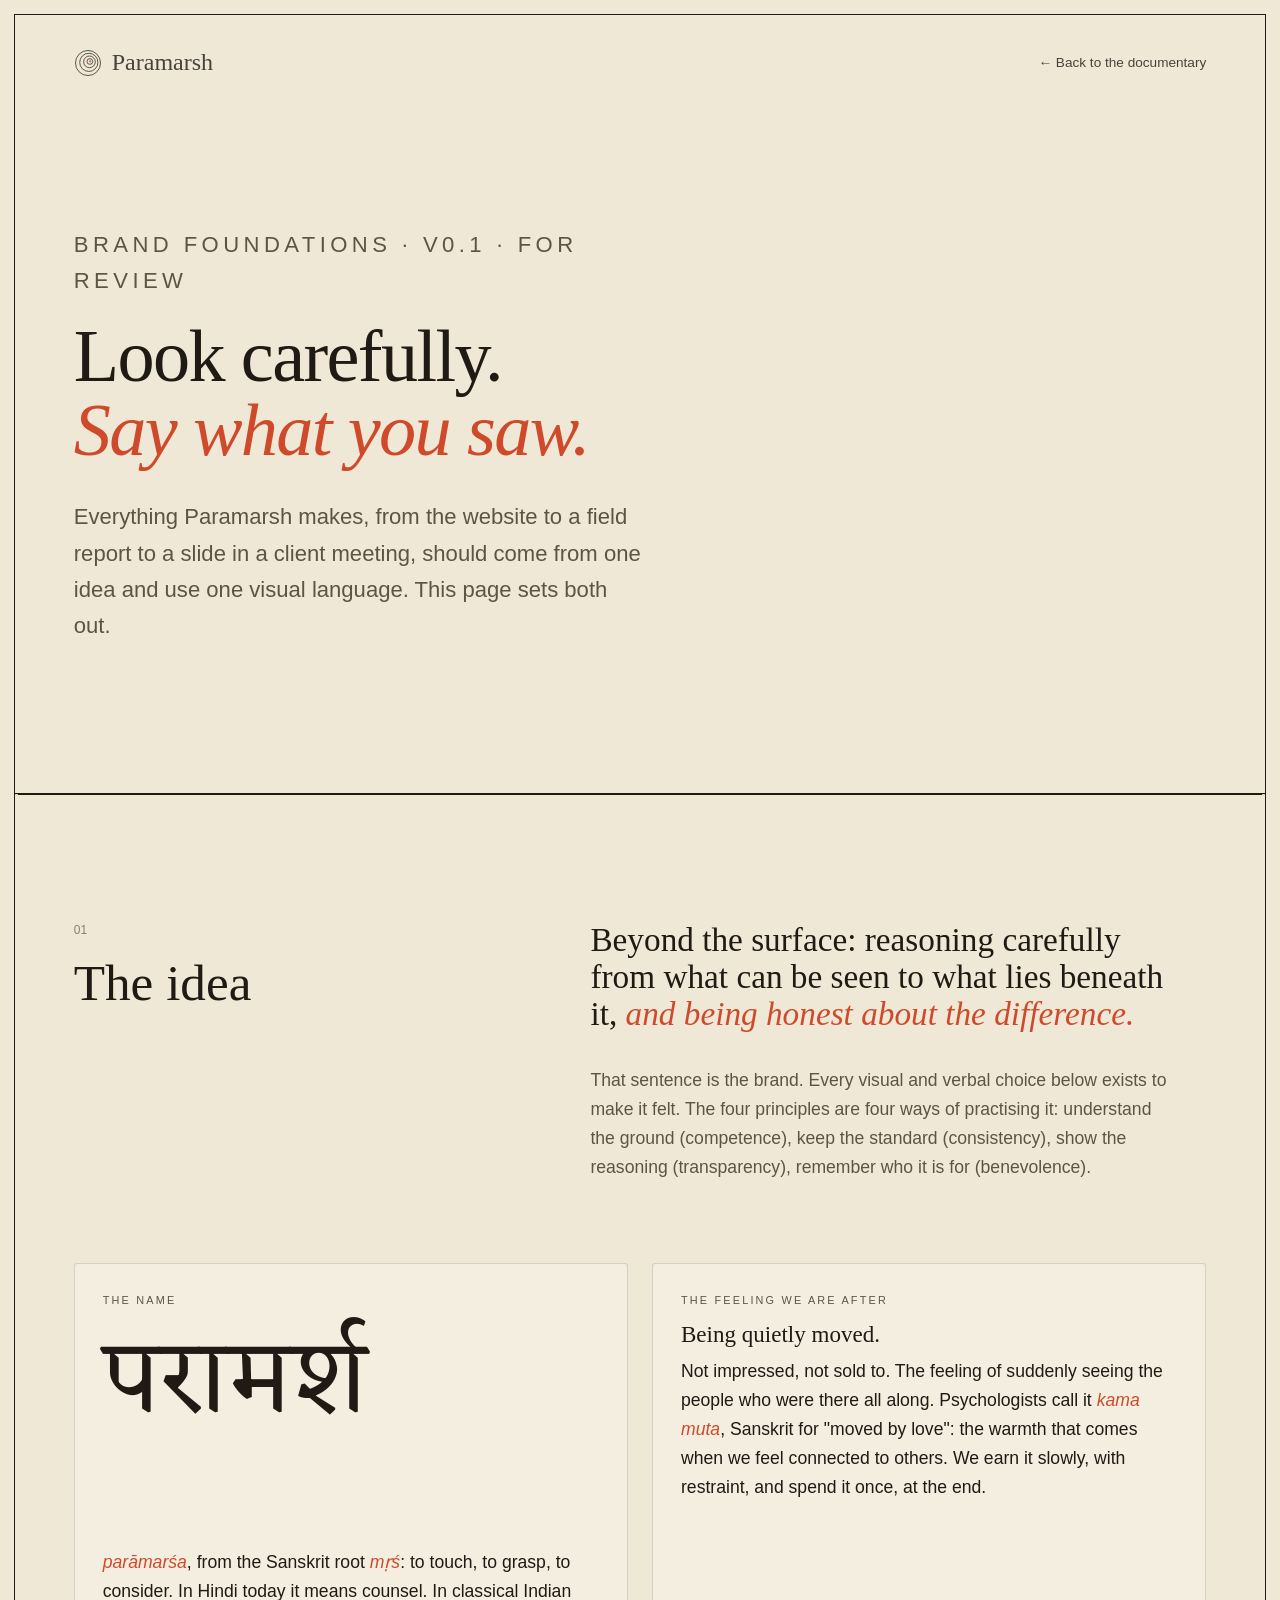
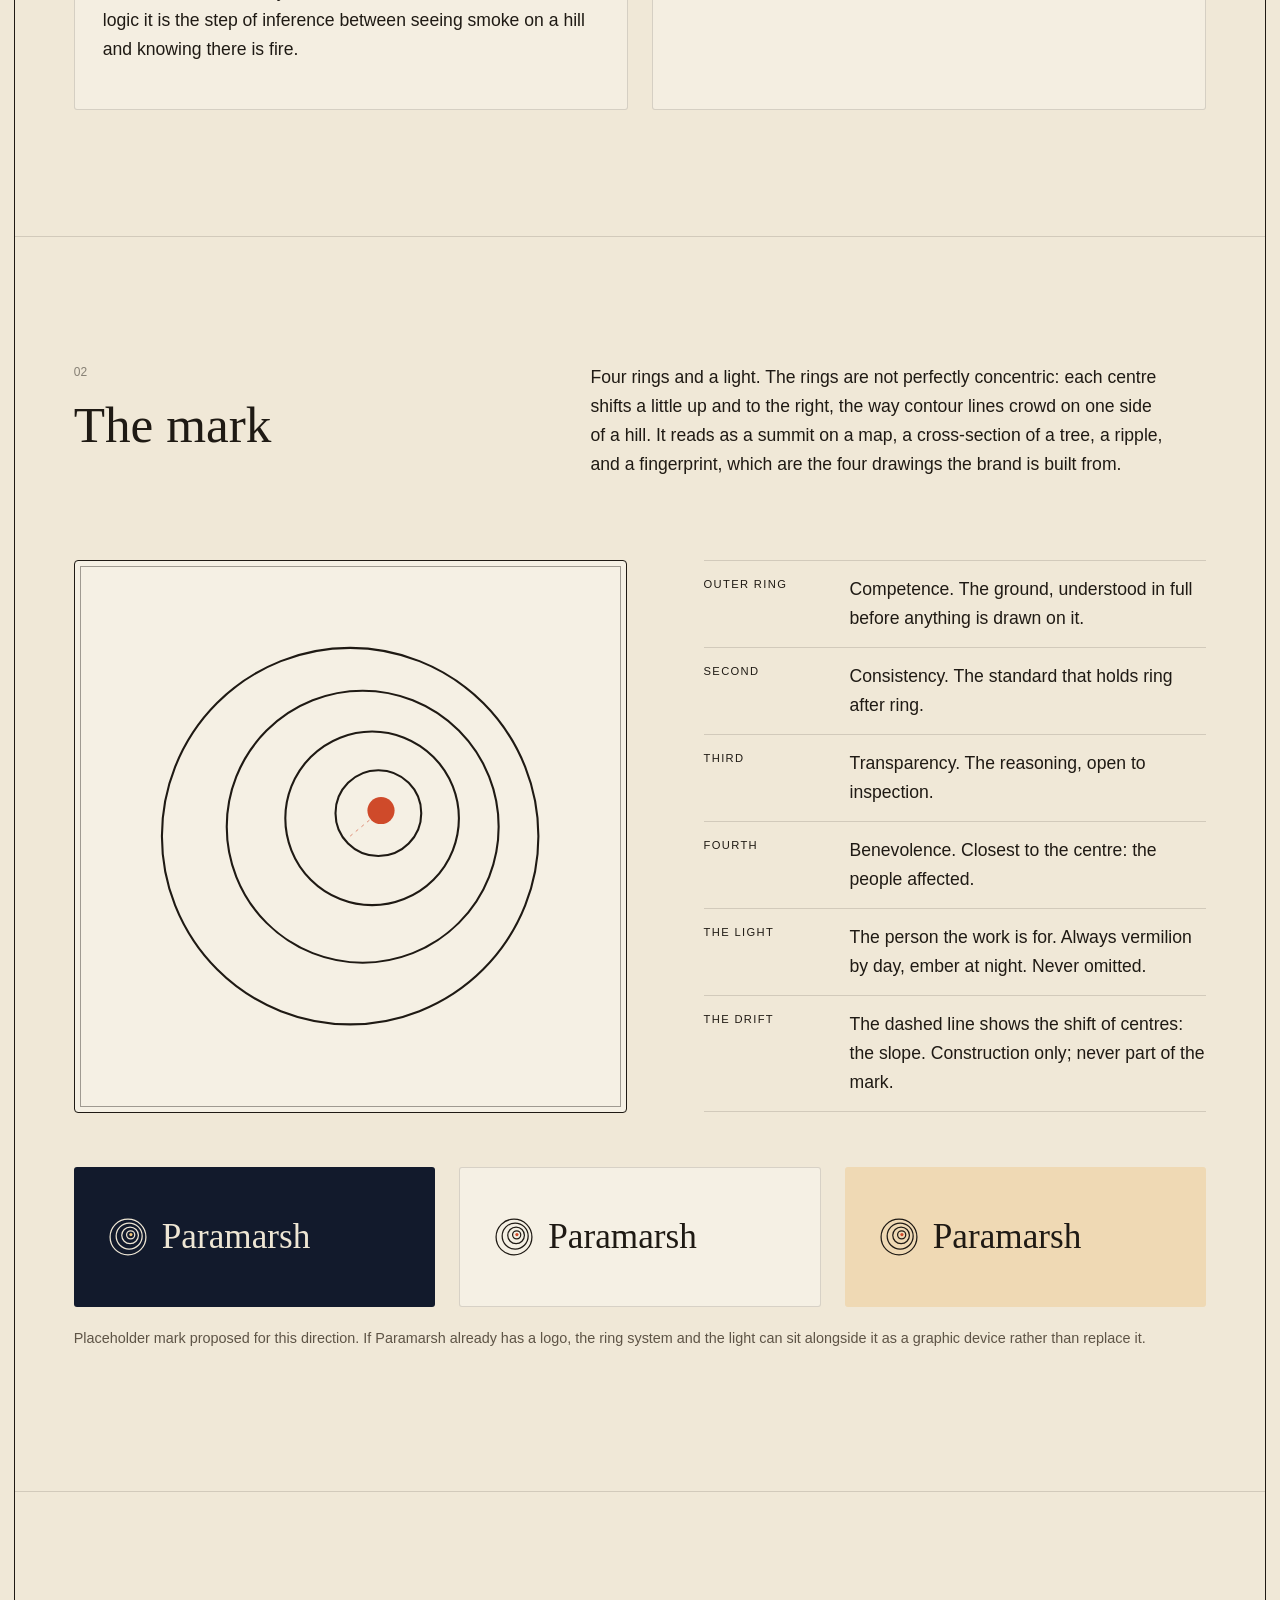
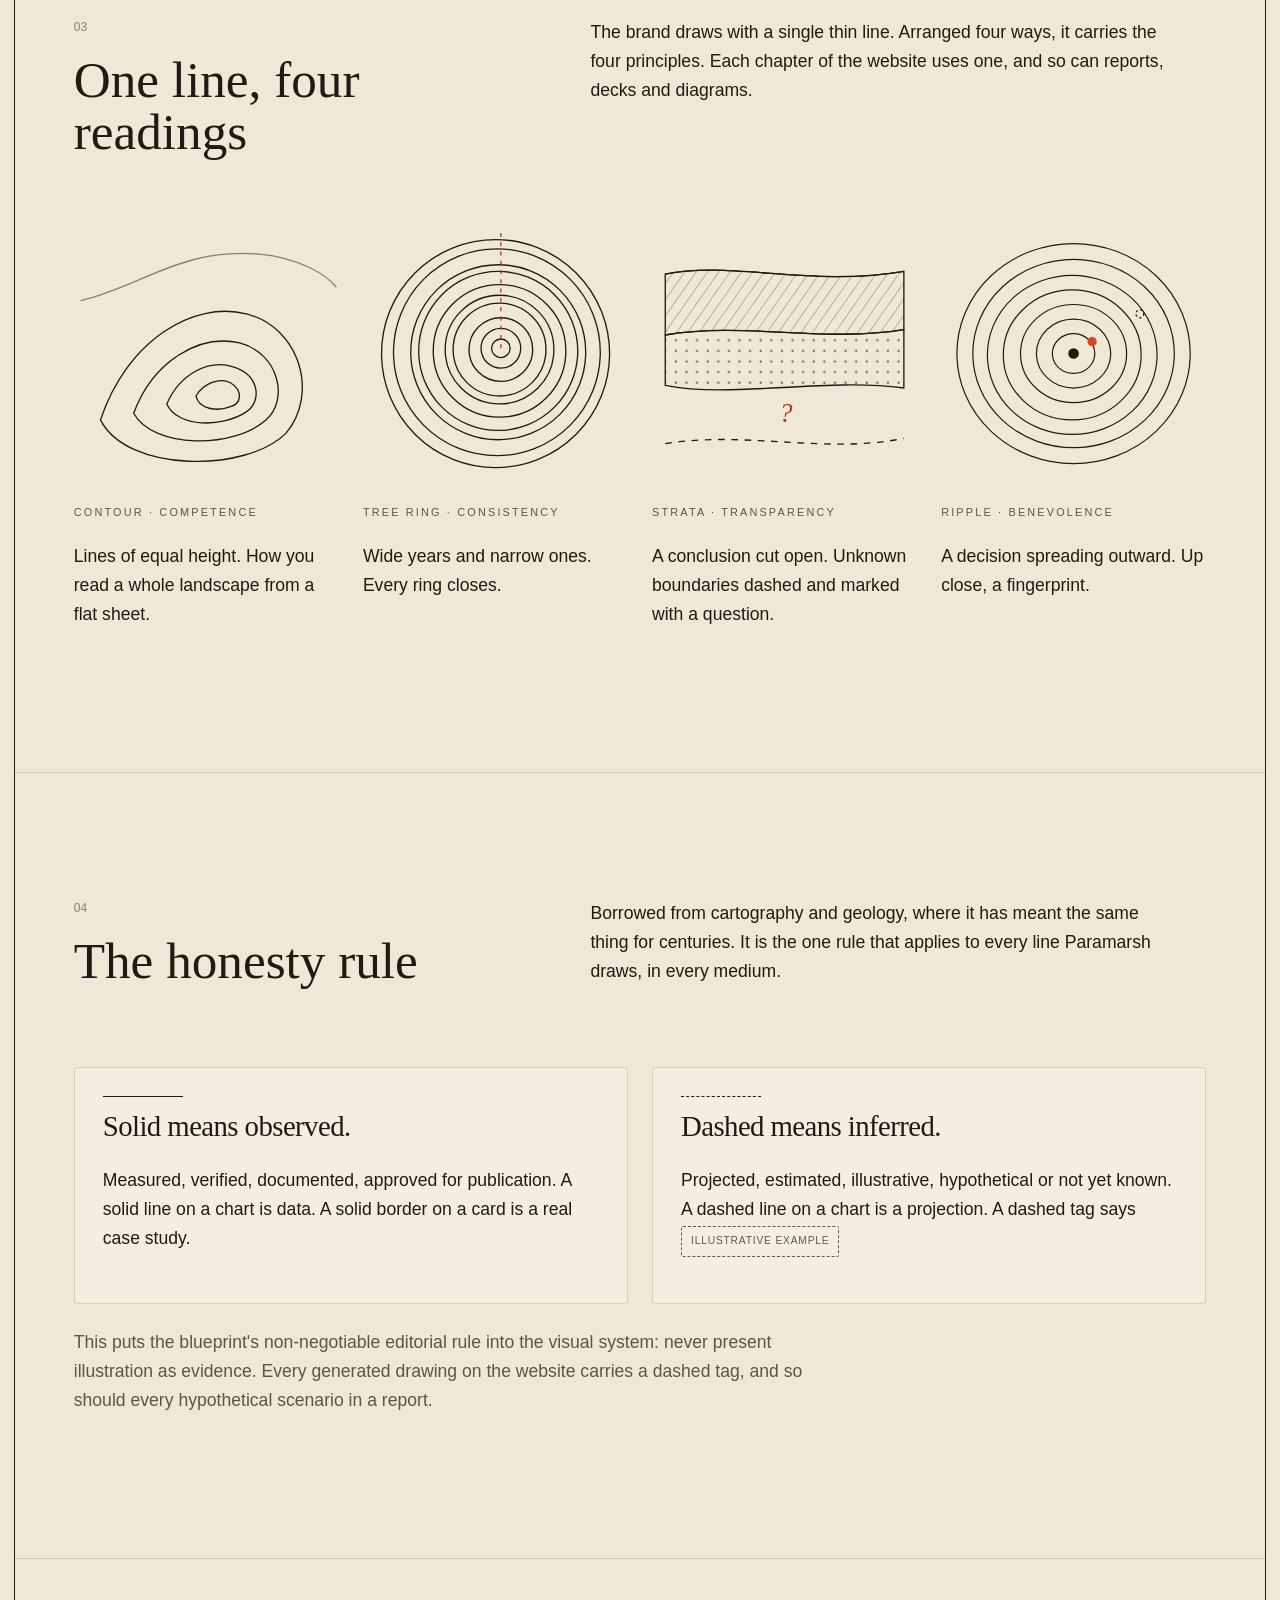
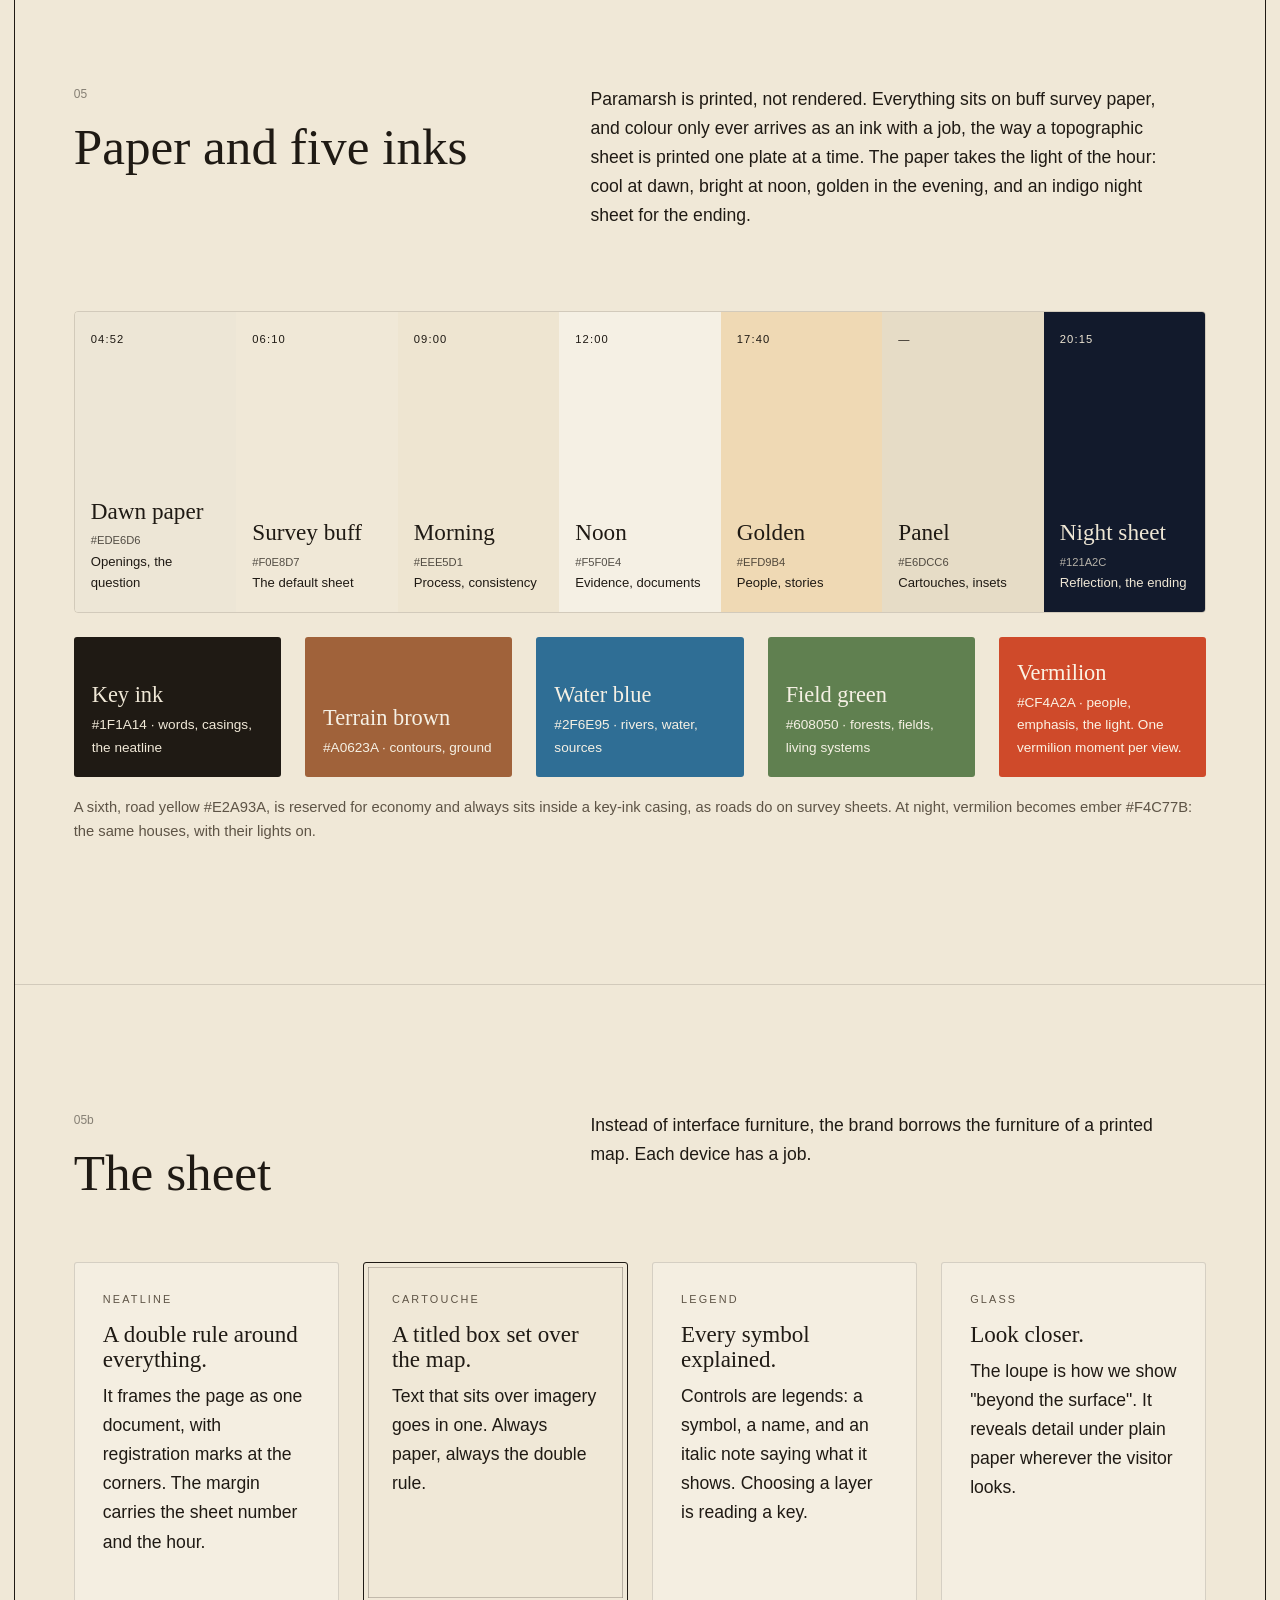
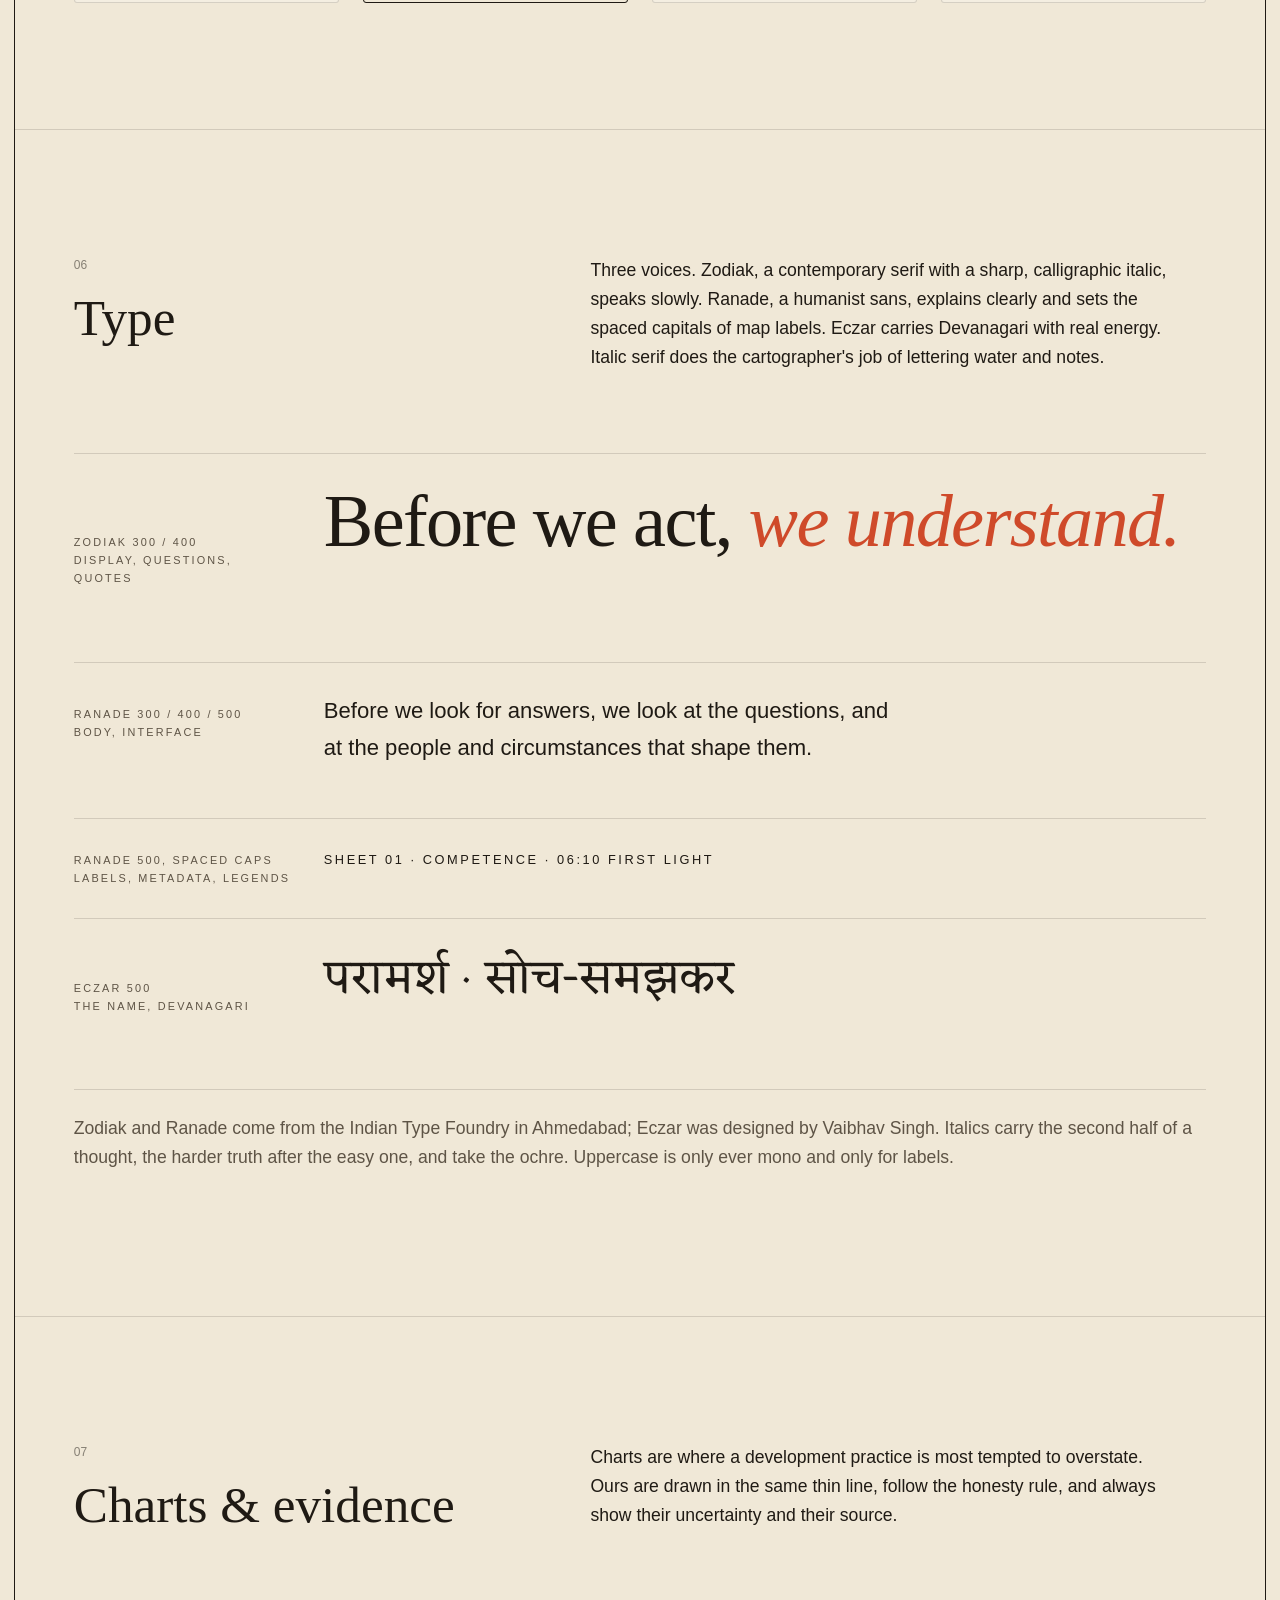
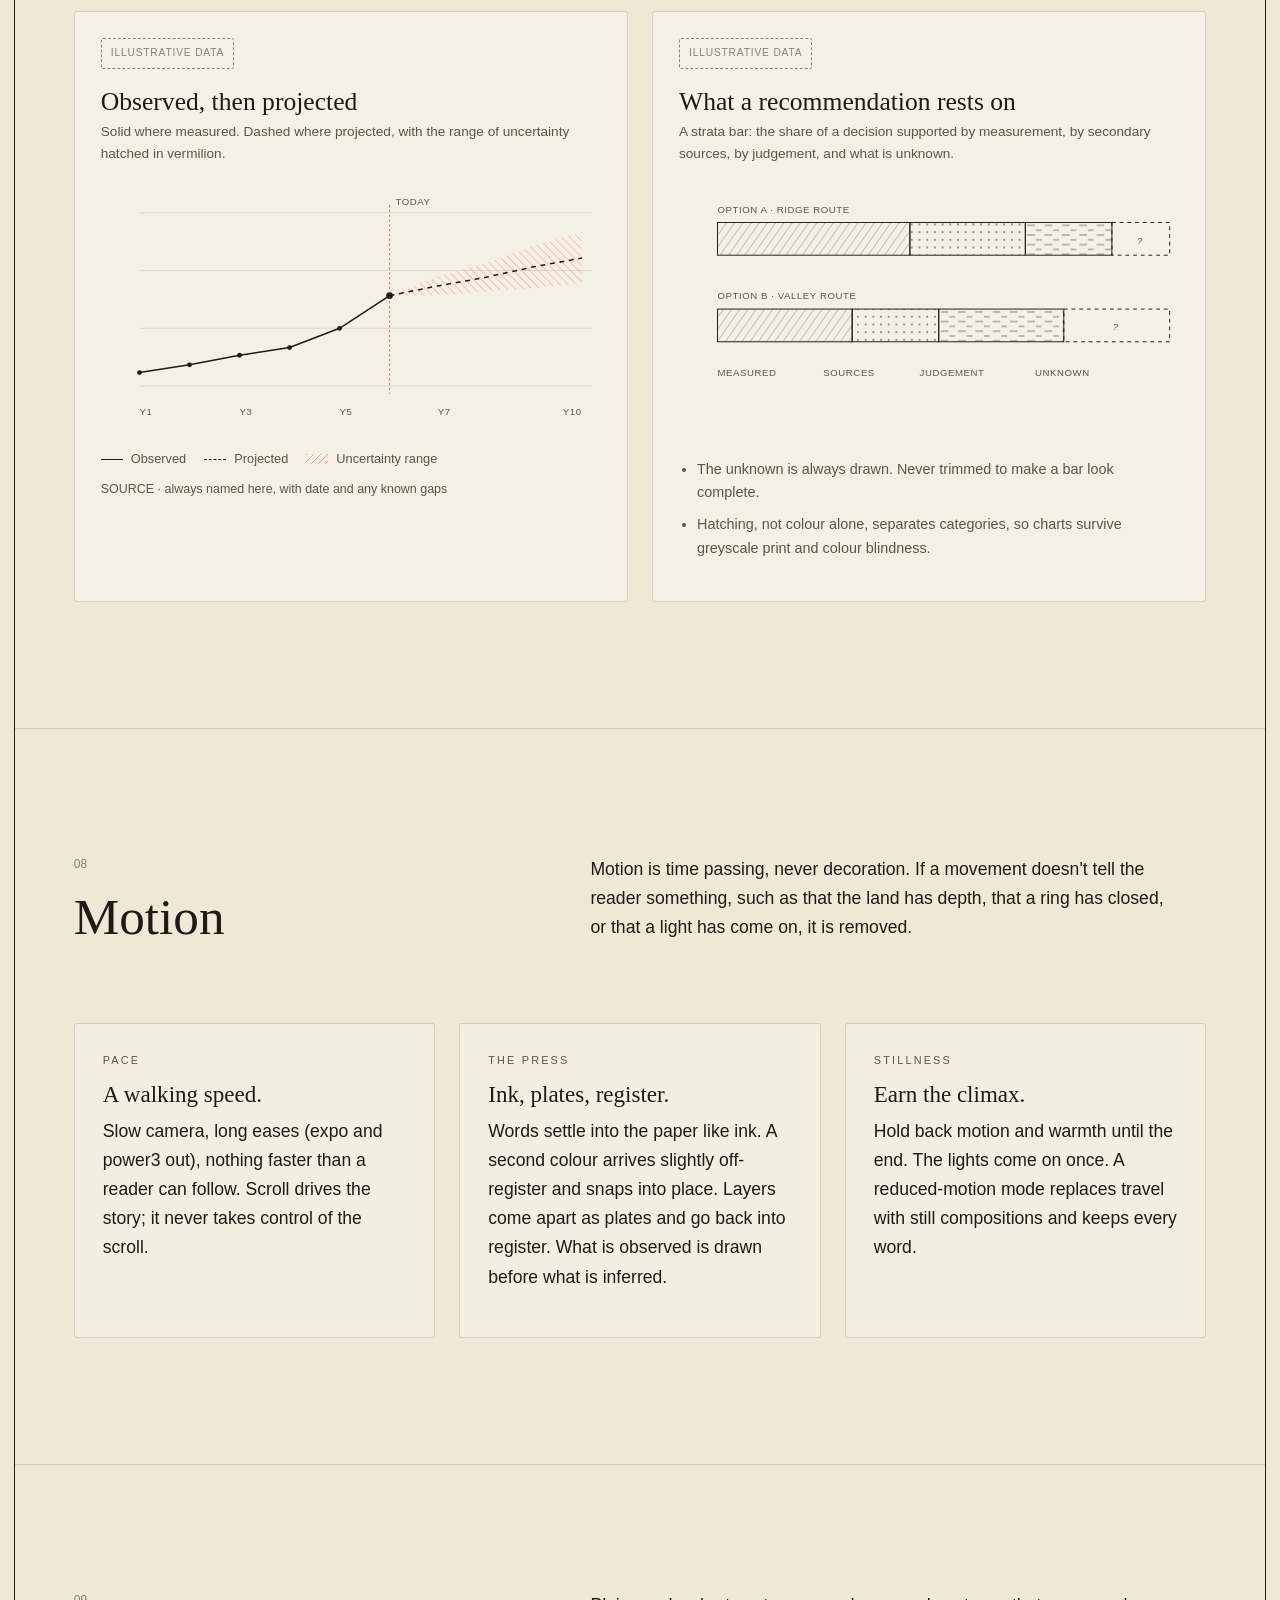
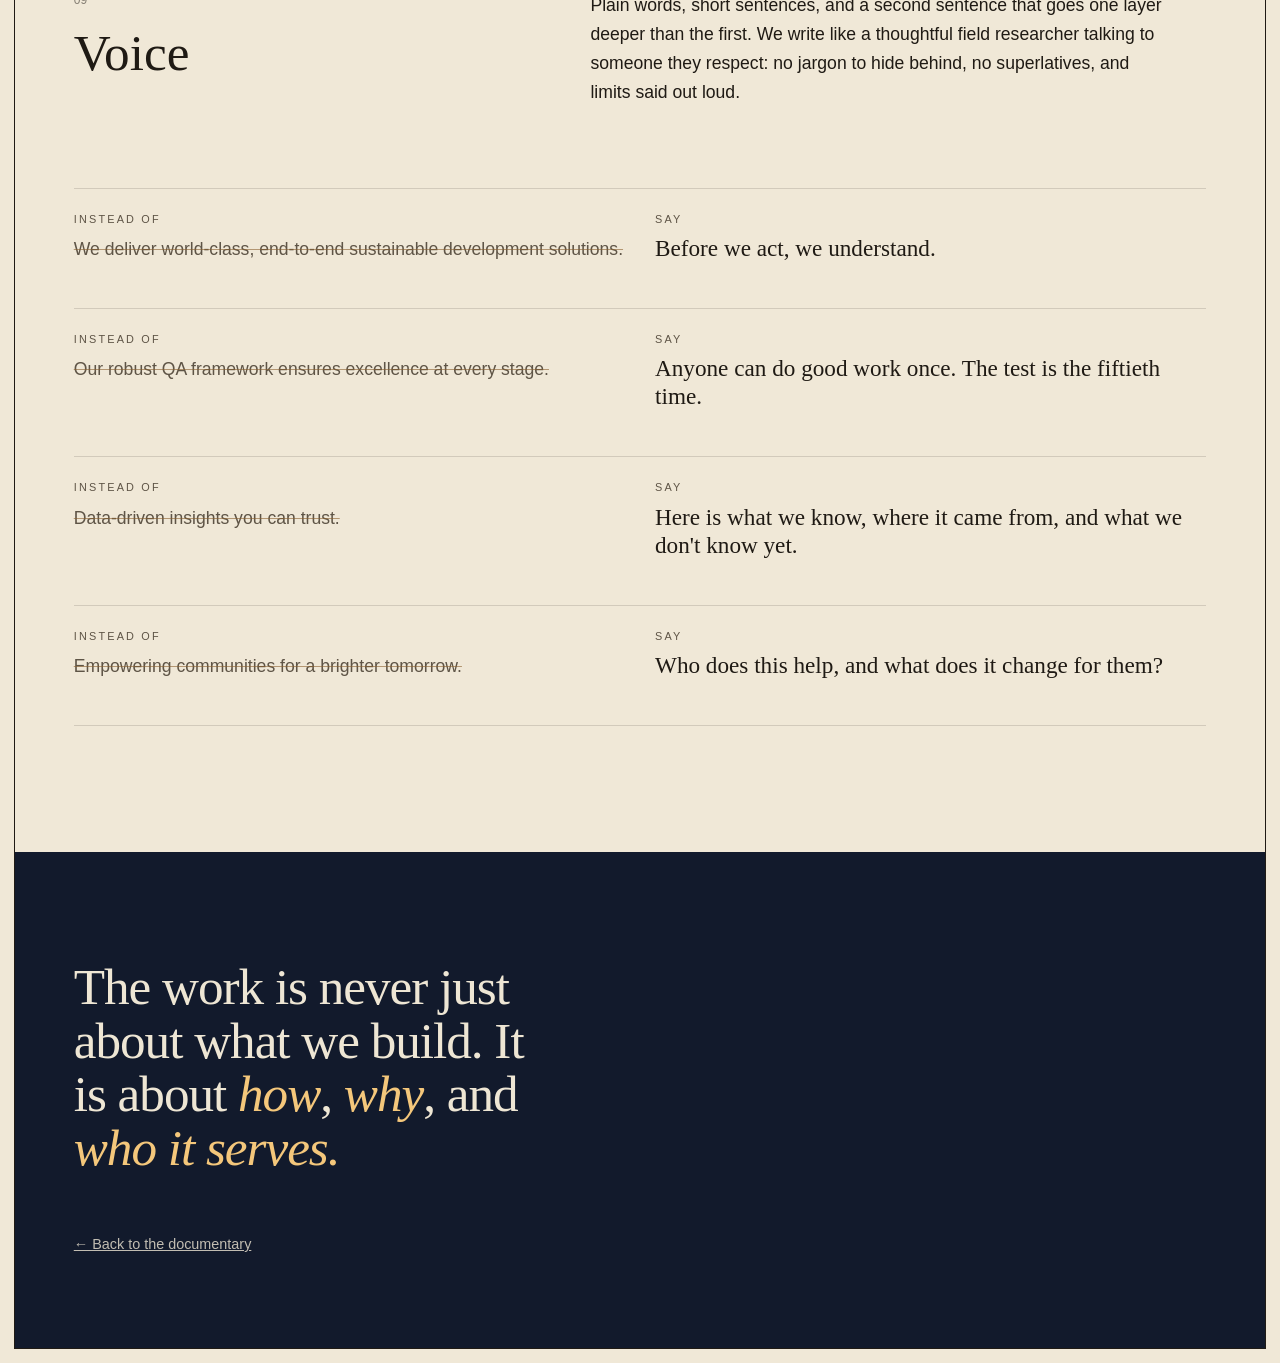
<file: brand.html>
<!doctype html>
<html lang="en">
<head>
  <meta charset="utf-8" />
  <meta name="viewport" content="width=device-width, initial-scale=1" />
  <title>Paramarsh — Brand Foundations</title>
  <meta name="description" content="The idea, mark, colour, type, line language, charts, motion and voice of Paramarsh." />
  <link rel="icon" href="assets/img/mark.svg" type="image/svg+xml" />
  <link rel="preconnect" href="https://fonts.googleapis.com" />
  <link rel="preconnect" href="https://fonts.gstatic.com" crossorigin />
  <link href="https://api.fontshare.com/v2/css?f[]=zodiak@300,400,301,401&f[]=ranade@300,400,500,301&display=swap" rel="stylesheet" />
  <link href="https://fonts.googleapis.com/css2?family=Eczar:wght@500;600&display=swap" rel="stylesheet" />
  <link rel="stylesheet" href="assets/css/tokens.css" />
  <style>
    :root { --f-mono: var(--f-body); --t-meta: .68rem; --rule-light: rgba(31,26,20,.14); --ochre: var(--verm); --ochre-dk: var(--verm-dk); --ochre-lt: var(--verm); --chalk-soft: var(--ink-soft); --predawn: var(--paper); }
    *, *::before, *::after { box-sizing: border-box; }
    body { margin: 0; background: var(--paper); color: var(--ink); font-family: var(--f-body); font-size: var(--t-body); line-height: 1.65; -webkit-font-smoothing: antialiased; }
    a { color: inherit; }
    em { font-style: italic; color: var(--verm); }
    p { margin: 0 0 1em; }
    h1, h2, h3 { font-weight: 400; margin: 0; }
    svg { display: block; max-width: 100%; }
    .wrap { max-width: 1240px; margin: 0 auto; padding: 0 var(--gutter); }
    .k { font-family: var(--f-body); font-weight: 500; font-size: var(--t-meta); letter-spacing: .2em; text-transform: uppercase; color: var(--ink-soft); margin-bottom: 1.2rem; }
    .d { font-family: var(--f-display); font-weight: 300; letter-spacing: -.02em; }
    h2, h3, .idea, .s-display, .pair .yes { font-weight: 300 !important; }
    .muted { color: var(--ink-soft); }

    header.top { background: var(--paper); color: var(--ink); padding: 28px 0 14vh; border-bottom: 1px solid var(--ink); box-shadow: 0 4px 0 -3px var(--ink); }
    header.top em { color: var(--verm); }
    body { margin: 14px; border: 1px solid var(--ink); }
    .bar { display: flex; justify-content: space-between; align-items: center; margin-bottom: 16vh; }
    .bar a { font-size: .85rem; text-decoration: none; opacity: .8; }
    .brand { display: flex; align-items: center; gap: 10px; }
    .brand svg { width: 28px; color: var(--ink); }
    .brand span { font-family: var(--f-display); font-size: 1.5rem; }
    .hero h1 { font-family: var(--f-display); font-weight: 300; letter-spacing: -.022em; font-size: var(--t-xl); line-height: 1; max-width: 14ch; }
    .hero p { max-width: 36rem; margin-top: 2rem; font-size: var(--t-lede); font-weight: 300; color: var(--chalk-soft); }

    section { padding: 14vh 0; border-top: 1px solid var(--rule-light); }
    .sec-head { display: grid; grid-template-columns: 1fr 1.4fr; gap: 6vw; margin-bottom: 7vh; }
    .sec-head h2 { font-family: var(--f-display); font-size: var(--t-l); line-height: 1.02; }
    .sec-head .num { font-family: var(--f-mono); font-size: .75rem; opacity: .5; display: block; margin-bottom: 1rem; }
    .sec-head p { max-width: 36rem; }

    .grid { display: grid; gap: 24px; }
    .g2 { grid-template-columns: repeat(2, 1fr); }
    .g3 { grid-template-columns: repeat(3, 1fr); }
    .g4 { grid-template-columns: repeat(4, 1fr); }
    .panel { border: 1px solid var(--rule-light); padding: 28px; border-radius: 3px; background: rgba(255,255,255,.25); }
    .panel h3 { font-family: var(--f-display); font-size: var(--t-s); line-height: 1.1; margin-bottom: .6rem; }
    .panel .k { margin-bottom: .8rem; }

    /* idea */
    .idea { font-family: var(--f-display); font-size: var(--t-m); line-height: 1.12; max-width: 24ch; }
    .deva { font-family: var(--f-deva); font-size: clamp(3.4rem, 8vw, 7rem); line-height: 1.2; }

    /* mark */
    .mark-stage { display: grid; grid-template-columns: 1.1fr 1fr; gap: 6vw; align-items: center; }
    .mark-big { background: var(--noon); border: 1px solid var(--ink); box-shadow: inset 0 0 0 5px var(--noon), inset 0 0 0 6px rgba(31,26,20,.4); color: var(--ink); border-radius: 4px; aspect-ratio: 1; display: grid; place-items: center; padding: 12%; }
    .mark-big svg { width: 100%; }
    .mark-legend { list-style: none; padding: 0; margin: 0; border-top: 1px solid var(--rule-light); }
    .mark-legend li { display: grid; grid-template-columns: 130px 1fr; gap: 16px; padding: 14px 0; border-bottom: 1px solid var(--rule-light); }
    .mark-legend b { font-family: var(--f-mono); font-size: .7rem; letter-spacing: .12em; text-transform: uppercase; font-weight: 500; }
    .lockups { margin-top: 6vh; }
    .lockup { border-radius: 3px; padding: 34px; display: flex; align-items: center; gap: 14px; min-height: 140px; }
    .lockup svg { width: 40px; }
    .lockup span { font-family: var(--f-display); font-size: 2.2rem; line-height: 1; }
    .lk-dark { background: var(--night); color: var(--chalk); }
    .lk-paper { background: var(--noon); color: var(--ink); border: 1px solid var(--rule-light); }
    .lk-gold { background: var(--golden); color: var(--ink-warm); }
    .lockup .light { fill: var(--verm); }
    .lk-dark .light { fill: var(--ember); }
    .lk-paper .light, .lk-gold .light { fill: var(--ochre); }

    /* readings */
    .reading svg { width: 100%; aspect-ratio: 1; color: var(--ink); margin-bottom: 18px; }

    /* rule */
    .rule-demo { display: grid; grid-template-columns: 1fr 1fr; gap: 24px; }
    .rule-demo .panel { display: flex; flex-direction: column; gap: 14px; }
    .solid { border-top: 1.5px solid var(--ink); width: 80px; }
    .dash { border-top: 1.5px dashed var(--ink); width: 80px; }
    .tag { display: inline-block; font-family: var(--f-mono); font-size: .64rem; letter-spacing: .08em; text-transform: uppercase; padding: 6px 9px; border-radius: 2px; border: 1px dashed currentColor; opacity: .7; }

    /* colour */
    .day { display: grid; grid-template-columns: repeat(7, 1fr); border-radius: 4px; overflow: hidden; border: 1px solid var(--rule-light); }
    .sw { min-height: 300px; padding: 18px 16px; display: flex; flex-direction: column; justify-content: space-between; font-size: .82rem; }
    .sw .t { font-family: var(--f-mono); font-size: .7rem; letter-spacing: .1em; }
    .sw b { display: block; font-family: var(--f-display); font-weight: 400; font-size: 1.45rem; line-height: 1.05; margin-bottom: 6px; }
    .sw .hex { font-family: var(--f-mono); font-size: .7rem; opacity: .75; }
    .accents { margin-top: 24px; grid-template-columns: repeat(4, 1fr); }
    .acc { border-radius: 3px; padding: 18px; min-height: 140px; display: flex; flex-direction: column; justify-content: flex-end; font-size: .85rem; }
    .acc b { font-family: var(--f-display); font-weight: 400; font-size: 1.4rem; }

    /* type */
    .spec { border-top: 1px solid var(--rule-light); }
    .spec-row { display: grid; grid-template-columns: 220px 1fr; gap: 30px; padding: 30px 0; border-bottom: 1px solid var(--rule-light); align-items: baseline; }
    .spec-row .k { margin: 0; }
    .s-display { font-family: var(--f-display); font-size: var(--t-xl); line-height: 1; letter-spacing: -.022em; }
    .s-body { font-size: var(--t-lede); font-weight: 300; max-width: 36rem; }
    .s-mono { font-family: var(--f-body); font-weight: 500; font-size: .8rem; letter-spacing: .2em; text-transform: uppercase; }
    .s-deva { font-family: var(--f-deva); font-size: 3rem; line-height: 1.3; }

    /* charts */
    .chart { background: var(--noon); border: 1px solid var(--rule-light); border-radius: 3px; padding: 26px; }
    .chart h3 { font-family: var(--f-display); font-size: 1.6rem; line-height: 1.1; margin-bottom: .3rem; }
    .chart .sub { font-size: .85rem; color: var(--ink-soft); margin-bottom: 18px; }
    .chart svg text { font-family: var(--f-mono); font-size: 10px; fill: var(--ink-soft); letter-spacing: .06em; }
    .chart-legend { display: flex; flex-wrap: wrap; gap: 18px; margin-top: 14px; font-size: .8rem; color: var(--ink-soft); }
    .chart-legend i { display: inline-block; width: 22px; vertical-align: middle; margin-right: 8px; border-top: 1.5px solid var(--ink); }
    .chart-legend i.d { border-top-style: dashed; }
    .chart-legend i.band { height: 10px; border: 0; background: repeating-linear-gradient(135deg, rgba(207,74,42,.45) 0 1px, transparent 1px 5px); }
    .chart-rules { margin-top: 24px; }
    .chart-rules li { margin-bottom: .5rem; }

    /* voice */
    .pairs { border-top: 1px solid var(--rule-light); }
    .pair { display: grid; grid-template-columns: 1fr 1fr; gap: 30px; padding: 22px 0; border-bottom: 1px solid var(--rule-light); }
    .pair .no { color: var(--ink-soft); text-decoration: line-through; text-decoration-color: rgba(138,98,48,.6); }
    .pair .yes { font-family: var(--f-display); font-size: 1.45rem; line-height: 1.2; }
    .pair .k { margin-bottom: .4rem; }

    footer { background: var(--night); color: var(--chalk); padding: 12vh 0 8vh; }
    footer .d { font-size: var(--t-l); line-height: 1.05; max-width: 18ch; }
    footer em { color: var(--ember); }
    footer a { font-size: .9rem; opacity: .8; }

    @media (max-width: 860px) {
      .sec-head, .mark-stage, .rule-demo, .g2, .g3, .g4, .accents { grid-template-columns: 1fr; }
      .day { grid-template-columns: repeat(2, 1fr); }
      .sw { min-height: 160px; }
      .spec-row, .pair, .mark-legend li { grid-template-columns: 1fr; gap: 8px; }
    }
  </style>
</head>
<body>

<header class="top">
  <div class="wrap">
    <div class="bar">
      <a class="brand" href="index.html" aria-label="Back to the documentary">
        <svg viewBox="0 0 48 48" aria-hidden="true"><g fill="none" stroke="currentColor" stroke-width="1.5"><circle cx="24" cy="24" r="21.5"/><circle cx="25.4" cy="22.9" r="15.6"/><circle cx="26.5" cy="22" r="10"/><circle cx="27.2" cy="21.4" r="4.9"/></g><circle cx="27.5" cy="21.1" r="1.9" fill="#CF4A2A"/></svg>
        <span>Paramarsh</span>
      </a>
      <a href="index.html">← Back to the documentary</a>
    </div>
    <div class="hero">
      <p class="k">Brand foundations · v0.1 · for review</p>
      <h1>Look carefully. <em>Say what you saw.</em></h1>
      <p>Everything Paramarsh makes, from the website to a field report to a slide in a client meeting, should come from one idea and use one visual language. This page sets both out.</p>
    </div>
  </div>
</header>

<!-- 01 IDEA -->
<section>
  <div class="wrap">
    <div class="sec-head">
      <div><span class="num">01</span><h2>The idea</h2></div>
      <div>
        <p class="idea">Beyond the surface: reasoning carefully from what can be seen to what lies beneath it, <em>and being honest about the difference.</em></p>
        <p class="muted">That sentence is the brand. Every visual and verbal choice below exists to make it felt. The four principles are four ways of practising it: understand the ground (competence), keep the standard (consistency), show the reasoning (transparency), remember who it is for (benevolence).</p>
      </div>
    </div>
    <div class="grid g2">
      <div class="panel">
        <p class="k">The name</p>
        <p class="deva" lang="hi">परामर्श</p>
        <p><em>parāmarśa</em>, from the Sanskrit root <em>mṛś</em>: to touch, to grasp, to consider. In Hindi today it means counsel. In classical Indian logic it is the step of inference between seeing smoke on a hill and knowing there is fire.</p>
      </div>
      <div class="panel">
        <p class="k">The feeling we are after</p>
        <h3>Being quietly moved.</h3>
        <p>Not impressed, not sold to. The feeling of suddenly seeing the people who were there all along. Psychologists call it <em>kama muta</em>, Sanskrit for "moved by love": the warmth that comes when we feel connected to others. We earn it slowly, with restraint, and spend it once, at the end.</p>
      </div>
    </div>
  </div>
</section>

<!-- 02 MARK -->
<section>
  <div class="wrap">
    <div class="sec-head">
      <div><span class="num">02</span><h2>The mark</h2></div>
      <div><p>Four rings and a light. The rings are not perfectly concentric: each centre shifts a little up and to the right, the way contour lines crowd on one side of a hill. It reads as a summit on a map, a cross-section of a tree, a ripple, and a fingerprint, which are the four drawings the brand is built from.</p></div>
    </div>
    <div class="mark-stage">
      <div class="mark-big">
        <svg viewBox="0 0 400 400" aria-label="The Paramarsh mark">
          <g fill="none" stroke="currentColor" stroke-width="2"><circle cx="200" cy="200" r="180"/><circle cx="212" cy="191" r="130"/><circle cx="221" cy="183" r="83"/><circle cx="227" cy="178" r="41"/></g>
          <circle cx="229.5" cy="175.5" r="13" fill="#CF4A2A"/>
          <g stroke="#CF4A2A" stroke-width=".8" stroke-dasharray="3 4" opacity=".7"><line x1="200" y1="200" x2="229.5" y2="175.5"/></g>
        </svg>
      </div>
      <ul class="mark-legend">
        <li><b>Outer ring</b><span>Competence. The ground, understood in full before anything is drawn on it.</span></li>
        <li><b>Second</b><span>Consistency. The standard that holds ring after ring.</span></li>
        <li><b>Third</b><span>Transparency. The reasoning, open to inspection.</span></li>
        <li><b>Fourth</b><span>Benevolence. Closest to the centre: the people affected.</span></li>
        <li><b>The light</b><span>The person the work is for. Always vermilion by day, ember at night. Never omitted.</span></li>
        <li><b>The drift</b><span>The dashed line shows the shift of centres: the slope. Construction only; never part of the mark.</span></li>
      </ul>
    </div>
    <div class="grid g3 lockups">
      <div class="lockup lk-dark"><svg viewBox="0 0 48 48"><g fill="none" stroke="currentColor" stroke-width="1.5"><circle cx="24" cy="24" r="21.5"/><circle cx="25.4" cy="22.9" r="15.6"/><circle cx="26.5" cy="22" r="10"/><circle cx="27.2" cy="21.4" r="4.9"/></g><circle class="light" cx="27.5" cy="21.1" r="1.9"/></svg><span>Paramarsh</span></div>
      <div class="lockup lk-paper"><svg viewBox="0 0 48 48"><g fill="none" stroke="currentColor" stroke-width="1.5"><circle cx="24" cy="24" r="21.5"/><circle cx="25.4" cy="22.9" r="15.6"/><circle cx="26.5" cy="22" r="10"/><circle cx="27.2" cy="21.4" r="4.9"/></g><circle class="light" cx="27.5" cy="21.1" r="1.9"/></svg><span>Paramarsh</span></div>
      <div class="lockup lk-gold"><svg viewBox="0 0 48 48"><g fill="none" stroke="currentColor" stroke-width="1.5"><circle cx="24" cy="24" r="21.5"/><circle cx="25.4" cy="22.9" r="15.6"/><circle cx="26.5" cy="22" r="10"/><circle cx="27.2" cy="21.4" r="4.9"/></g><circle class="light" cx="27.5" cy="21.1" r="1.9"/></svg><span>Paramarsh</span></div>
    </div>
    <p class="muted" style="margin-top:20px;font-size:.9rem">Placeholder mark proposed for this direction. If Paramarsh already has a logo, the ring system and the light can sit alongside it as a graphic device rather than replace it.</p>
  </div>
</section>

<!-- 03 READINGS -->
<section>
  <div class="wrap">
    <div class="sec-head">
      <div><span class="num">03</span><h2>One line, four readings</h2></div>
      <div><p>The brand draws with a single thin line. Arranged four ways, it carries the four principles. Each chapter of the website uses one, and so can reports, decks and diagrams.</p></div>
    </div>
    <div class="grid g4">
      <div class="reading">
        <svg viewBox="0 0 200 200" aria-hidden="true"><g fill="none" stroke="currentColor" stroke-width="1">
          <path d="M20 150 C 40 90 90 60 130 70 C 170 80 185 130 160 160 C 130 190 40 190 20 150Z"/>
          <path d="M45 145 C 60 105 95 85 125 92 C 155 100 162 135 145 150 C 120 172 60 172 45 145Z"/>
          <path d="M70 138 C 80 115 102 104 120 110 C 140 116 142 136 130 144 C 112 156 78 156 70 138Z"/>
          <path d="M92 132 C 98 122 110 118 118 122 C 128 128 126 138 118 140 C 108 144 94 142 92 132Z"/>
          <path d="M5 60 C 50 50 80 20 140 25 C 170 28 190 40 198 50" opacity=".5"/></g></svg>
        <p class="k">Contour · Competence</p><p>Lines of equal height. How you read a whole landscape from a flat sheet.</p>
      </div>
      <div class="reading">
        <svg viewBox="0 0 200 200" aria-hidden="true"><g fill="none" stroke="currentColor" stroke-width="1">
          <circle cx="100" cy="100" r="86"/><circle cx="101" cy="99" r="78"/><circle cx="102" cy="99" r="66"/><circle cx="102" cy="98" r="60"/><circle cx="103" cy="98" r="50"/><circle cx="103" cy="97" r="41"/><circle cx="103" cy="97" r="35"/><circle cx="104" cy="97" r="24"/><circle cx="104" cy="96" r="15"/><circle cx="104" cy="96" r="7"/></g>
          <line x1="104" y1="96" x2="104" y2="8" stroke="#B23A1E" stroke-dasharray="3 4"/></svg>
        <p class="k">Tree ring · Consistency</p><p>Wide years and narrow ones. Every ring closes.</p>
      </div>
      <div class="reading">
        <svg viewBox="0 0 200 200" aria-hidden="true"><defs><pattern id="h1" width="7" height="7" patternUnits="userSpaceOnUse" patternTransform="rotate(35)"><line x1="0" y1="0" x2="0" y2="7" stroke="currentColor" stroke-width=".7" opacity=".6"/></pattern><pattern id="h2" width="8" height="8" patternUnits="userSpaceOnUse"><circle cx="2" cy="2" r=".9" fill="currentColor" opacity=".6"/></pattern></defs>
          <g fill="none" stroke="currentColor" stroke-width="1"><path d="M10 40 C 60 30 120 50 190 38"/><path d="M10 40 C 60 30 120 50 190 38 L190 82 C 130 92 70 76 10 86Z" fill="url(#h1)"/><path d="M10 86 C 70 76 130 92 190 82 L 190 126 C 130 118 60 134 10 124Z" fill="url(#h2)"/><path d="M10 168 C 70 158 130 176 190 164" stroke-dasharray="5 5"/></g>
          <text x="96" y="152" font-family="Zodiak" font-style="italic" font-size="20" fill="#B23A1E">?</text></svg>
        <p class="k">Strata · Transparency</p><p>A conclusion cut open. Unknown boundaries dashed and marked with a question.</p>
      </div>
      <div class="reading">
        <svg viewBox="0 0 200 200" aria-hidden="true"><g fill="none" stroke="currentColor" stroke-width=".9">
          <ellipse cx="100" cy="100" rx="88" ry="83"/><ellipse cx="100" cy="100" rx="76" ry="71"/><ellipse cx="99" cy="101" rx="64" ry="60"/><ellipse cx="99" cy="101" rx="52" ry="49"/><ellipse cx="100" cy="100" rx="40" ry="37"/><ellipse cx="100" cy="100" rx="28" ry="26"/><ellipse cx="100" cy="100" rx="16" ry="15"/></g>
          <circle cx="100" cy="100" r="4" fill="currentColor"/><circle cx="114" cy="91" r="3.5" fill="#CF4A2A"/><circle cx="150" cy="70" r="3" fill="none" stroke="currentColor" stroke-dasharray="1.5 2"/></svg>
        <p class="k">Ripple · Benevolence</p><p>A decision spreading outward. Up close, a fingerprint.</p>
      </div>
    </div>
  </div>
</section>

<!-- 04 THE HONESTY RULE -->
<section>
  <div class="wrap">
    <div class="sec-head">
      <div><span class="num">04</span><h2>The honesty rule</h2></div>
      <div><p>Borrowed from cartography and geology, where it has meant the same thing for centuries. It is the one rule that applies to every line Paramarsh draws, in every medium.</p></div>
    </div>
    <div class="rule-demo">
      <div class="panel"><span class="solid"></span><h3 class="d" style="font-size:1.8rem">Solid means observed.</h3><p>Measured, verified, documented, approved for publication. A solid line on a chart is data. A solid border on a card is a real case study.</p></div>
      <div class="panel"><span class="dash"></span><h3 class="d" style="font-size:1.8rem">Dashed means inferred.</h3><p>Projected, estimated, illustrative, hypothetical or not yet known. A dashed line on a chart is a projection. A dashed tag says <span class="tag">Illustrative example</span></p></div>
    </div>
    <p class="muted" style="margin-top:24px;max-width:46rem">This puts the blueprint's non-negotiable editorial rule into the visual system: never present illustration as evidence. Every generated drawing on the website carries a dashed tag, and so should every hypothetical scenario in a report.</p>
  </div>
</section>

<!-- 05 COLOUR -->
<section>
  <div class="wrap">
    <div class="sec-head">
      <div><span class="num">05</span><h2>Paper and five inks</h2></div>
      <div><p>Paramarsh is printed, not rendered. Everything sits on buff survey paper, and colour only ever arrives as an ink with a job, the way a topographic sheet is printed one plate at a time. The paper takes the light of the hour: cool at dawn, bright at noon, golden in the evening, and an indigo night sheet for the ending.</p></div>
    </div>
    <div class="day">
      <div class="sw" style="background:#EDE6D6"><span class="t">04:52</span><div><b>Dawn paper</b><span class="hex">#EDE6D6</span><br>Openings, the question</div></div>
      <div class="sw" style="background:#F0E8D7"><span class="t">06:10</span><div><b>Survey buff</b><span class="hex">#F0E8D7</span><br>The default sheet</div></div>
      <div class="sw" style="background:#EEE5D1"><span class="t">09:00</span><div><b>Morning</b><span class="hex">#EEE5D1</span><br>Process, consistency</div></div>
      <div class="sw" style="background:#F5F0E4"><span class="t">12:00</span><div><b>Noon</b><span class="hex">#F5F0E4</span><br>Evidence, documents</div></div>
      <div class="sw" style="background:#EFD9B4"><span class="t">17:40</span><div><b>Golden</b><span class="hex">#EFD9B4</span><br>People, stories</div></div>
      <div class="sw" style="background:#E6DCC6"><span class="t">—</span><div><b>Panel</b><span class="hex">#E6DCC6</span><br>Cartouches, insets</div></div>
      <div class="sw" style="background:#121A2C;color:#EEE6D4"><span class="t">20:15</span><div><b>Night sheet</b><span class="hex">#121A2C</span><br>Reflection, the ending</div></div>
    </div>
    <div class="grid accents" style="grid-template-columns:repeat(5,1fr)">
      <div class="acc" style="background:#1F1A14;color:#F0E8D7"><b>Key ink</b>#1F1A14 · words, casings, the neatline</div>
      <div class="acc" style="background:#A0623A;color:#F5F0E4"><b>Terrain brown</b>#A0623A · contours, ground</div>
      <div class="acc" style="background:#2F6E95;color:#F5F0E4"><b>Water blue</b>#2F6E95 · rivers, water, sources</div>
      <div class="acc" style="background:#608050;color:#F5F0E4"><b>Field green</b>#608050 · forests, fields, living systems</div>
      <div class="acc" style="background:#CF4A2A;color:#FBF3E4"><b>Vermilion</b>#CF4A2A · people, emphasis, the light. One vermilion moment per view.</div>
    </div>
    <p class="muted" style="margin-top:18px;font-size:.92rem">A sixth, road yellow #E2A93A, is reserved for economy and always sits inside a key-ink casing, as roads do on survey sheets. At night, vermilion becomes ember #F4C77B: the same houses, with their lights on.</p>
  </div>
</section>

<!-- 05b THE SHEET -->
<section>
  <div class="wrap">
    <div class="sec-head">
      <div><span class="num">05b</span><h2>The sheet</h2></div>
      <div><p>Instead of interface furniture, the brand borrows the furniture of a printed map. Each device has a job.</p></div>
    </div>
    <div class="grid g4">
      <div class="panel"><p class="k">Neatline</p><h3>A double rule around everything.</h3><p>It frames the page as one document, with registration marks at the corners. The margin carries the sheet number and the hour.</p></div>
      <div class="panel" style="box-shadow:inset 0 0 0 4px var(--paper),inset 0 0 0 4.6px rgba(31,26,20,.45);border:1px solid var(--ink);background:var(--paper)"><p class="k">Cartouche</p><h3>A titled box set over the map.</h3><p>Text that sits over imagery goes in one. Always paper, always the double rule.</p></div>
      <div class="panel"><p class="k">Legend</p><h3>Every symbol explained.</h3><p>Controls are legends: a symbol, a name, and an italic note saying what it shows. Choosing a layer is reading a key.</p></div>
      <div class="panel"><p class="k">Glass</p><h3>Look closer.</h3><p>The loupe is how we show "beyond the surface". It reveals detail under plain paper wherever the visitor looks.</p></div>
    </div>
  </div>
</section>

<!-- 06 TYPE -->
<section>
  <div class="wrap">
    <div class="sec-head">
      <div><span class="num">06</span><h2>Type</h2></div>
      <div><p>Three voices. Zodiak, a contemporary serif with a sharp, calligraphic italic, speaks slowly. Ranade, a humanist sans, explains clearly and sets the spaced capitals of map labels. Eczar carries Devanagari with real energy. Italic serif does the cartographer's job of lettering water and notes.</p></div>
    </div>
    <div class="spec">
      <div class="spec-row"><p class="k">Zodiak 300 / 400<br>Display, questions, quotes</p><p class="s-display">Before we act, <em>we understand.</em></p></div>
      <div class="spec-row"><p class="k">Ranade 300 / 400 / 500<br>Body, interface</p><p class="s-body">Before we look for answers, we look at the questions, and at the people and circumstances that shape them.</p></div>
      <div class="spec-row"><p class="k">Ranade 500, spaced caps<br>Labels, metadata, legends</p><p class="s-mono">Sheet 01 · Competence · 06:10 first light</p></div>
      <div class="spec-row"><p class="k">Eczar 500<br>The name, Devanagari</p><p class="s-deva" lang="hi">परामर्श · सोच-समझकर</p></div>
    </div>
    <p class="muted" style="margin-top:24px">Zodiak and Ranade come from the Indian Type Foundry in Ahmedabad; Eczar was designed by Vaibhav Singh. Italics carry the second half of a thought, the harder truth after the easy one, and take the ochre. Uppercase is only ever mono and only for labels.</p>
  </div>
</section>

<!-- 07 CHARTS -->
<section>
  <div class="wrap">
    <div class="sec-head">
      <div><span class="num">07</span><h2>Charts &amp; evidence</h2></div>
      <div><p>Charts are where a development practice is most tempted to overstate. Ours are drawn in the same thin line, follow the honesty rule, and always show their uncertainty and their source.</p></div>
    </div>
    <div class="grid g2">
      <div class="chart">
        <p class="k"><span class="tag">Illustrative data</span></p>
        <h3>Observed, then projected</h3>
        <p class="sub">Solid where measured. Dashed where projected, with the range of uncertainty hatched in vermilion.</p>
        <svg viewBox="0 0 520 260" aria-label="Example line chart: observed values as a solid line, projection as a dashed line with a hatched uncertainty band">
          <defs><pattern id="band" width="6" height="6" patternUnits="userSpaceOnUse" patternTransform="rotate(135)"><line x1="0" y1="0" x2="0" y2="6" stroke="#CF4A2A" stroke-width="1" opacity=".55"/></pattern></defs>
          <g stroke="rgba(31,26,20,.12)"><line x1="40" y1="30" x2="510" y2="30"/><line x1="40" y1="90" x2="510" y2="90"/><line x1="40" y1="150" x2="510" y2="150"/><line x1="40" y1="210" x2="510" y2="210"/></g>
          <path d="M300 116 L 350 96 L 400 82 L 450 64 L 500 50 L 500 104 L 450 108 L 400 112 L 350 116 L 300 116 Z" fill="url(#band)"/>
          <path d="M40 196 L 92 188 L 144 178 L 196 170 L 248 150 L 300 116" fill="none" stroke="#1F1A14" stroke-width="1.6"/>
          <path d="M300 116 L 350 106 L 400 97 L 450 86 L 500 77" fill="none" stroke="#1F1A14" stroke-width="1.6" stroke-dasharray="5 5"/>
          <g fill="#1F1A14"><circle cx="40" cy="196" r="2.5"/><circle cx="92" cy="188" r="2.5"/><circle cx="144" cy="178" r="2.5"/><circle cx="196" cy="170" r="2.5"/><circle cx="248" cy="150" r="2.5"/><circle cx="300" cy="116" r="3.5"/></g>
          <line x1="300" y1="22" x2="300" y2="218" stroke="#B23A1E" stroke-width=".8" stroke-dasharray="2 3"/>
          <text x="306" y="22">TODAY</text>
          <text x="40" y="240">Y1</text><text x="144" y="240">Y3</text><text x="248" y="240">Y5</text><text x="350" y="240">Y7</text><text x="480" y="240">Y10</text>
        </svg>
        <div class="chart-legend"><span><i></i>Observed</span><span><i class="d"></i>Projected</span><span><i class="band"></i>Uncertainty range</span></div>
        <p class="muted" style="font-size:.78rem;margin-top:10px;font-family:var(--f-mono)">SOURCE · always named here, with date and any known gaps</p>
      </div>
      <div class="chart">
        <p class="k"><span class="tag">Illustrative data</span></p>
        <h3>What a recommendation rests on</h3>
        <p class="sub">A strata bar: the share of a decision supported by measurement, by secondary sources, by judgement, and what is unknown.</p>
        <svg viewBox="0 0 520 260" aria-label="Example strata bar chart in four hatched bands">
          <defs>
            <pattern id="s1" width="7" height="7" patternUnits="userSpaceOnUse" patternTransform="rotate(35)"><line x1="0" y1="0" x2="0" y2="7" stroke="#1F1A14" stroke-width=".8" opacity=".6"/></pattern>
            <pattern id="s2" width="8" height="8" patternUnits="userSpaceOnUse"><circle cx="2" cy="2" r="1" fill="#1F1A14" opacity=".6"/></pattern>
            <pattern id="s3" width="18" height="10" patternUnits="userSpaceOnUse"><line x1="2" y1="3" x2="10" y2="3" stroke="#1F1A14" stroke-width=".9" opacity=".6"/><line x1="11" y1="8" x2="17" y2="8" stroke="#1F1A14" stroke-width=".9" opacity=".6"/></pattern>
          </defs>
          <g stroke="#1F1A14" stroke-width="1">
            <rect x="40" y="40" width="200" height="34" fill="url(#s1)"/><rect x="240" y="40" width="120" height="34" fill="url(#s2)"/><rect x="360" y="40" width="90" height="34" fill="url(#s3)"/><rect x="450" y="40" width="60" height="34" fill="none" stroke-dasharray="4 4"/>
            <rect x="40" y="130" width="140" height="34" fill="url(#s1)"/><rect x="180" y="130" width="90" height="34" fill="url(#s2)"/><rect x="270" y="130" width="130" height="34" fill="url(#s3)"/><rect x="400" y="130" width="110" height="34" fill="none" stroke-dasharray="4 4"/>
          </g>
          <text x="476" y="62" font-family="Zodiak" font-style="italic" font-size="18" fill="#B23A1E">?</text>
          <text x="451" y="152" font-family="Zodiak" font-style="italic" font-size="18" fill="#B23A1E">?</text>
          <text x="40" y="30">OPTION A · RIDGE ROUTE</text><text x="40" y="120">OPTION B · VALLEY ROUTE</text>
          <text x="40" y="200">MEASURED</text><text x="150" y="200">SOURCES</text><text x="250" y="200">JUDGEMENT</text><text x="370" y="200">UNKNOWN</text>
        </svg>
        <ul class="chart-rules muted" style="font-size:.9rem;padding-left:18px">
          <li>The unknown is always drawn. Never trimmed to make a bar look complete.</li>
          <li>Hatching, not colour alone, separates categories, so charts survive greyscale print and colour blindness.</li>
        </ul>
      </div>
    </div>
  </div>
</section>

<!-- 08 MOTION -->
<section>
  <div class="wrap">
    <div class="sec-head">
      <div><span class="num">08</span><h2>Motion</h2></div>
      <div><p>Motion is time passing, never decoration. If a movement doesn't tell the reader something, such as that the land has depth, that a ring has closed, or that a light has come on, it is removed.</p></div>
    </div>
    <div class="grid g3">
      <div class="panel"><p class="k">Pace</p><h3>A walking speed.</h3><p>Slow camera, long eases (expo and power3 out), nothing faster than a reader can follow. Scroll drives the story; it never takes control of the scroll.</p></div>
      <div class="panel"><p class="k">The press</p><h3>Ink, plates, register.</h3><p>Words settle into the paper like ink. A second colour arrives slightly off-register and snaps into place. Layers come apart as plates and go back into register. What is observed is drawn before what is inferred.</p></div>
      <div class="panel"><p class="k">Stillness</p><h3>Earn the climax.</h3><p>Hold back motion and warmth until the end. The lights come on once. A reduced-motion mode replaces travel with still compositions and keeps every word.</p></div>
    </div>
  </div>
</section>

<!-- 09 VOICE -->
<section>
  <div class="wrap">
    <div class="sec-head">
      <div><span class="num">09</span><h2>Voice</h2></div>
      <div><p>Plain words, short sentences, and a second sentence that goes one layer deeper than the first. We write like a thoughtful field researcher talking to someone they respect: no jargon to hide behind, no superlatives, and limits said out loud.</p></div>
    </div>
    <div class="pairs">
      <div class="pair"><div><p class="k">Instead of</p><p class="no">We deliver world-class, end-to-end sustainable development solutions.</p></div><div><p class="k">Say</p><p class="yes">Before we act, we understand.</p></div></div>
      <div class="pair"><div><p class="k">Instead of</p><p class="no">Our robust QA framework ensures excellence at every stage.</p></div><div><p class="k">Say</p><p class="yes">Anyone can do good work once. The test is the fiftieth time.</p></div></div>
      <div class="pair"><div><p class="k">Instead of</p><p class="no">Data-driven insights you can trust.</p></div><div><p class="k">Say</p><p class="yes">Here is what we know, where it came from, and what we don't know yet.</p></div></div>
      <div class="pair"><div><p class="k">Instead of</p><p class="no">Empowering communities for a brighter tomorrow.</p></div><div><p class="k">Say</p><p class="yes">Who does this help, and what does it change for them?</p></div></div>
    </div>
  </div>
</section>

<footer>
  <div class="wrap">
    <p class="d">The work is never just about what we build. It is about <em>how</em>, <em>why</em>, and <em>who it serves.</em></p>
    <p style="margin-top:6vh"><a href="index.html">← Back to the documentary</a></p>
  </div>
</footer>
</body>
</html>
</file>
<file: assets/css/tokens.css>
/* ==========================================================================
   PARAMARSH — Design tokens
   The site is a printed survey sheet. Paper, and five inks: one per layer of
   meaning. The paper changes with the light of the day as you read.
   ========================================================================== */

:root {
  /* — Paper through the day --------------------------------------------- */
  --dawn:     #EDE6D6;  /* 04:52  the question            */
  --paper:    #F0E8D7;  /* buff survey paper              */
  --morning:  #EEE5D1;  /* 09:00  consistency             */
  --noon:     #F5F0E4;  /* 12:00  transparency            */
  --golden:   #EFD9B4;  /* 17:40  benevolence             */
  --night:    #121A2C;  /* 20:15  the night sheet         */
  --paper-2:  #E6DCC6;  /* panels, cartouche shadow       */

  /* — The five inks ------------------------------------------------------ */
  --ink:      #1F1A14;  /* key plate: words, roads' casing  */
  --brown:    #A0623A;  /* terrain: contours               */
  --water:    #2F6E95;  /* water                           */
  --green:    #608050;  /* living systems                  */
  --verm:     #CF4A2A;  /* people: sindoor vermilion        */
  --verm-dk:  #B23A1E;  /* vermilion for small text         */
  --yellow:   #E2A93A;  /* economy: road fill               */
  --ember:    #F4C77B;  /* a lit window at night            */

  --ink-soft: #5E5446;
  --ink-faint: rgba(31, 26, 20, .14);
  --chalk:    #EEE6D4;

  /* — Type: Indian Type Foundry ------------------------------------------ */
  --f-display: "Zodiak", "Iowan Old Style", Georgia, serif;
  --f-body:    "Ranade", "Avenir Next", "Helvetica Neue", sans-serif;
  --f-deva:    "Eczar", "Kohinoor Devanagari", serif;

  --t-hero:  clamp(2.9rem, 7vw, 7.6rem);
  --t-xl:    clamp(2.6rem, 5.8vw, 6rem);
  --t-l:     clamp(2.1rem, 4vw, 4.1rem);
  --t-m:     clamp(1.65rem, 2.6vw, 2.7rem);
  --t-s:     clamp(1.35rem, 1.8vw, 1.8rem);
  --t-lede:  clamp(1.12rem, 0.5vw + 0.98rem, 1.38rem);
  --t-body:  clamp(1rem, 0.2vw + 0.95rem, 1.1rem);
  --t-label: 0.7rem;

  --edge:    14px;   /* the neatline inset */
  --gutter:  clamp(20px, 4.2vw, 72px);
  --measure: 34rem;
  --ease-out: cubic-bezier(0.22, 1, 0.36, 1);
  --ease-press: cubic-bezier(0.7, 0, 0.2, 1);
}
</file>
